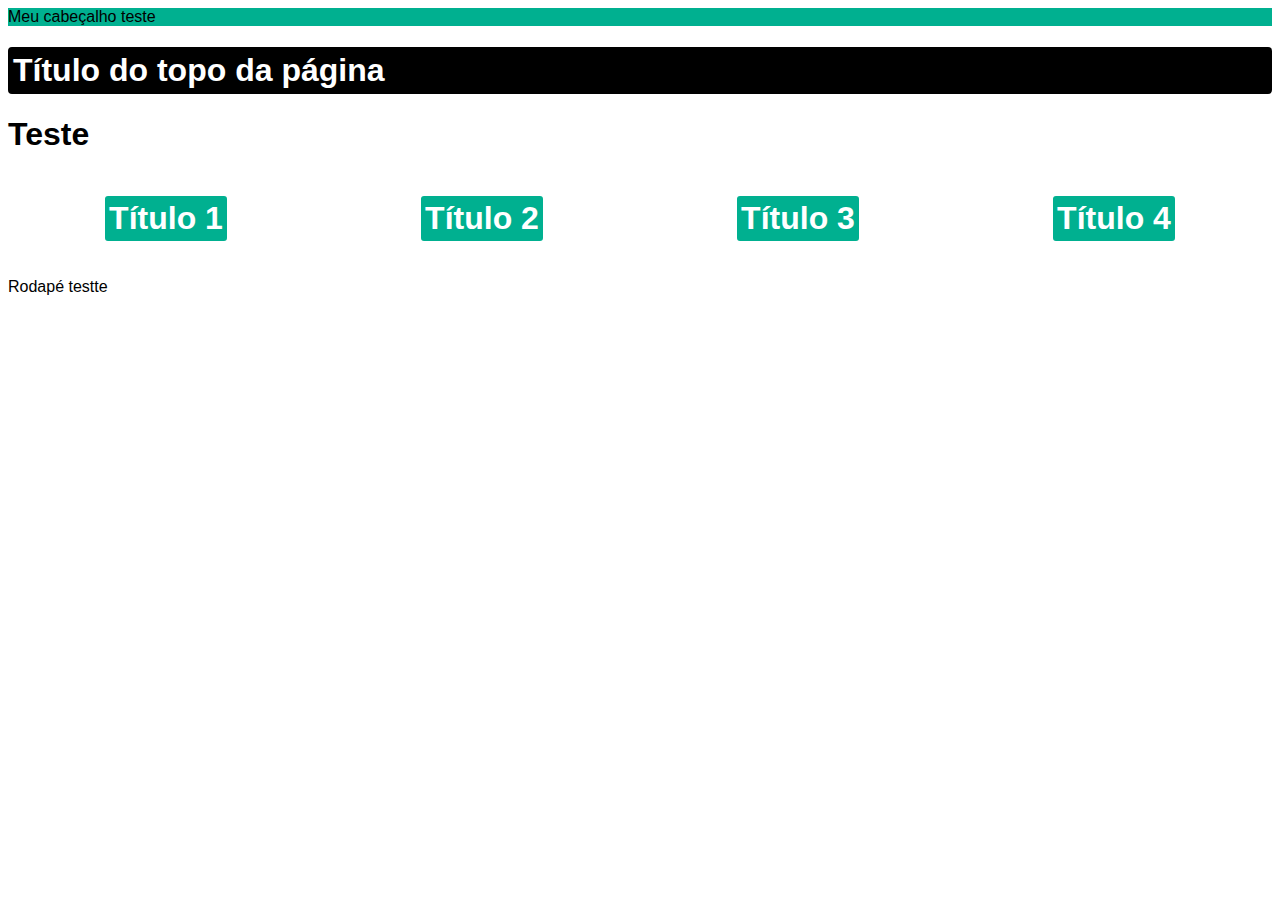
<file: exemplos/index.html>
<!DOCTYPE html>
<html lang="en">
<head>
    <meta charset="UTF-8">
    <meta name="viewport" content="width=device-width, initial-scale=1.0">
    <link rel="stylesheet" href="style.css">
    <title>Página testee</title>
</head>
<body>
    <header>
        <nav>Meu cabeçalho teste</nav>
    </header>

    <h1 class="titulo-principal">Título do topo da página</h1>

    <h1>Teste</h1>
    <article>
        <section>
            <h1>Título 1</h1>
        </section>
        <section>
            <h1>Título 2</h1>
        </section>
        <section>
            <h1>Título 3</h1>
        </section>
        <section>
            <h1>Título 4</h1>
        </section>
    </article>

    <footer>
        <p>Rodapé testte</p>
    </footer>
</body>
</html>
</file>
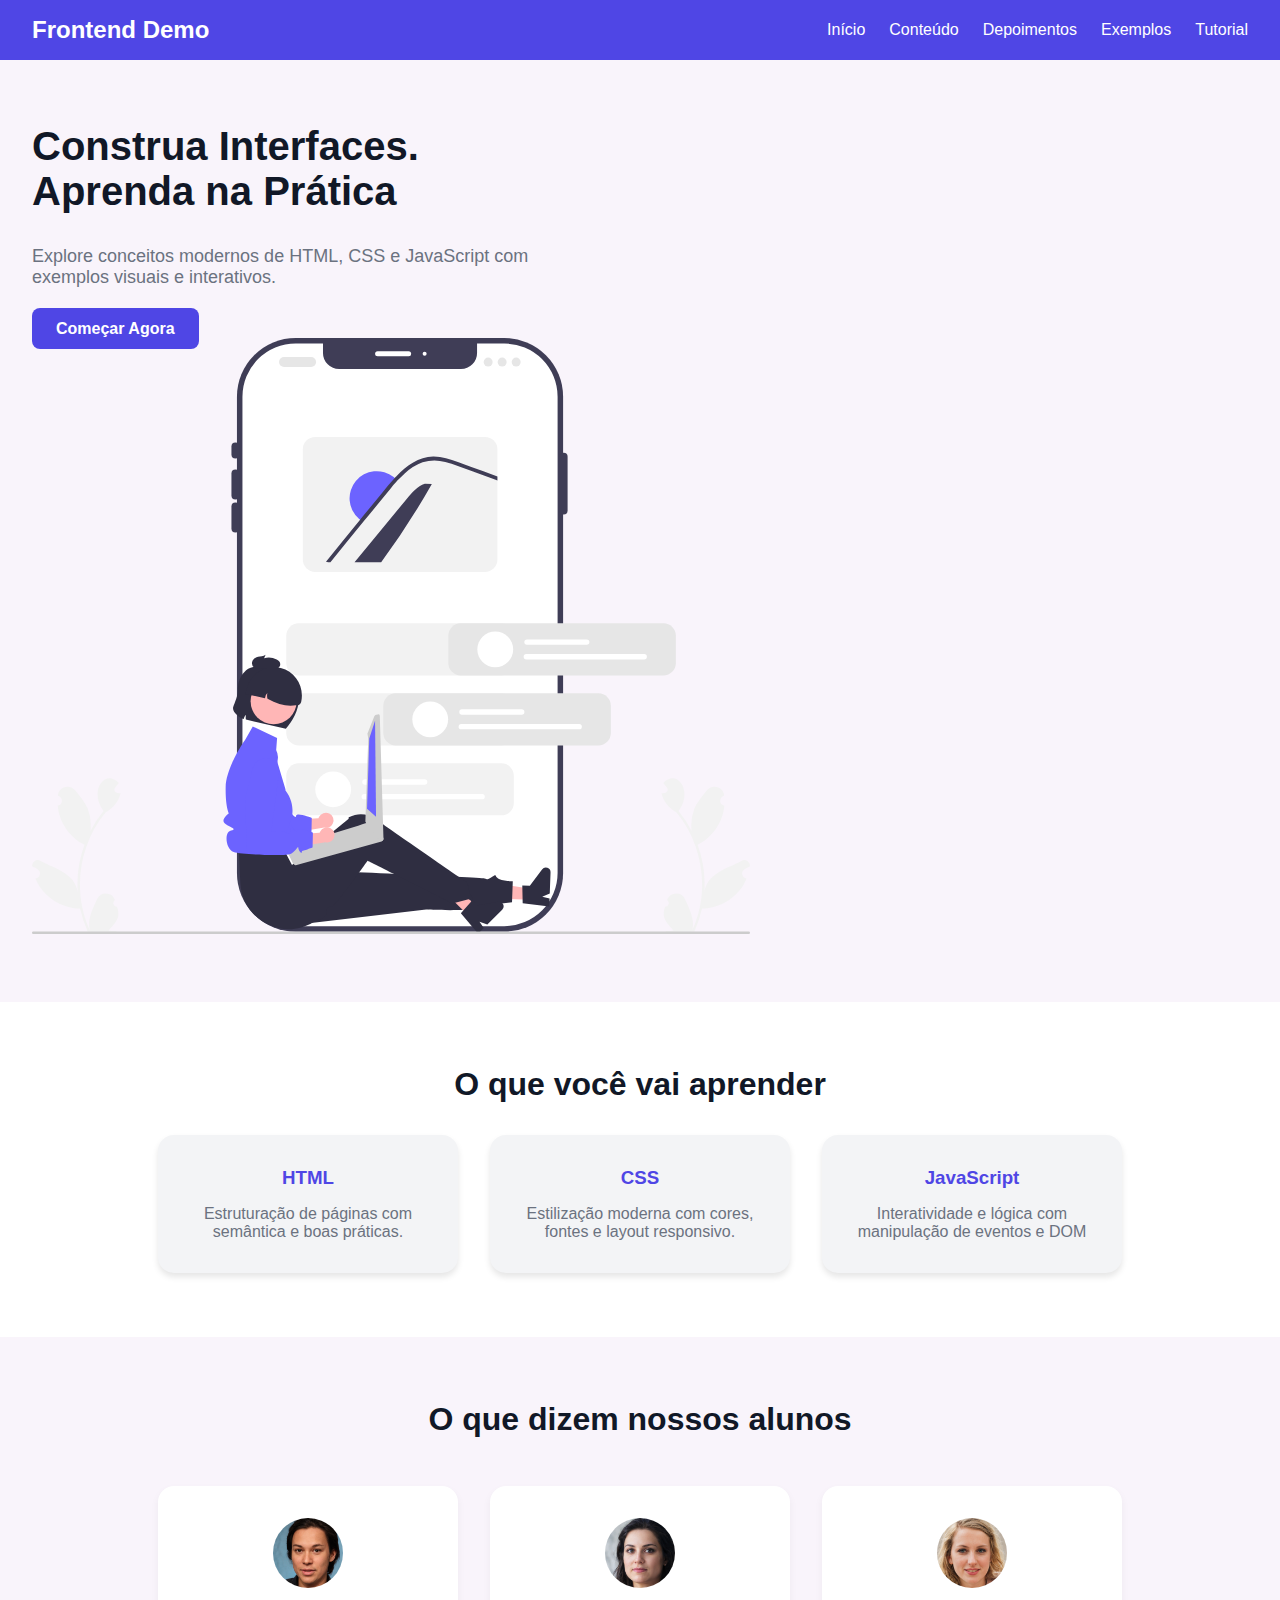
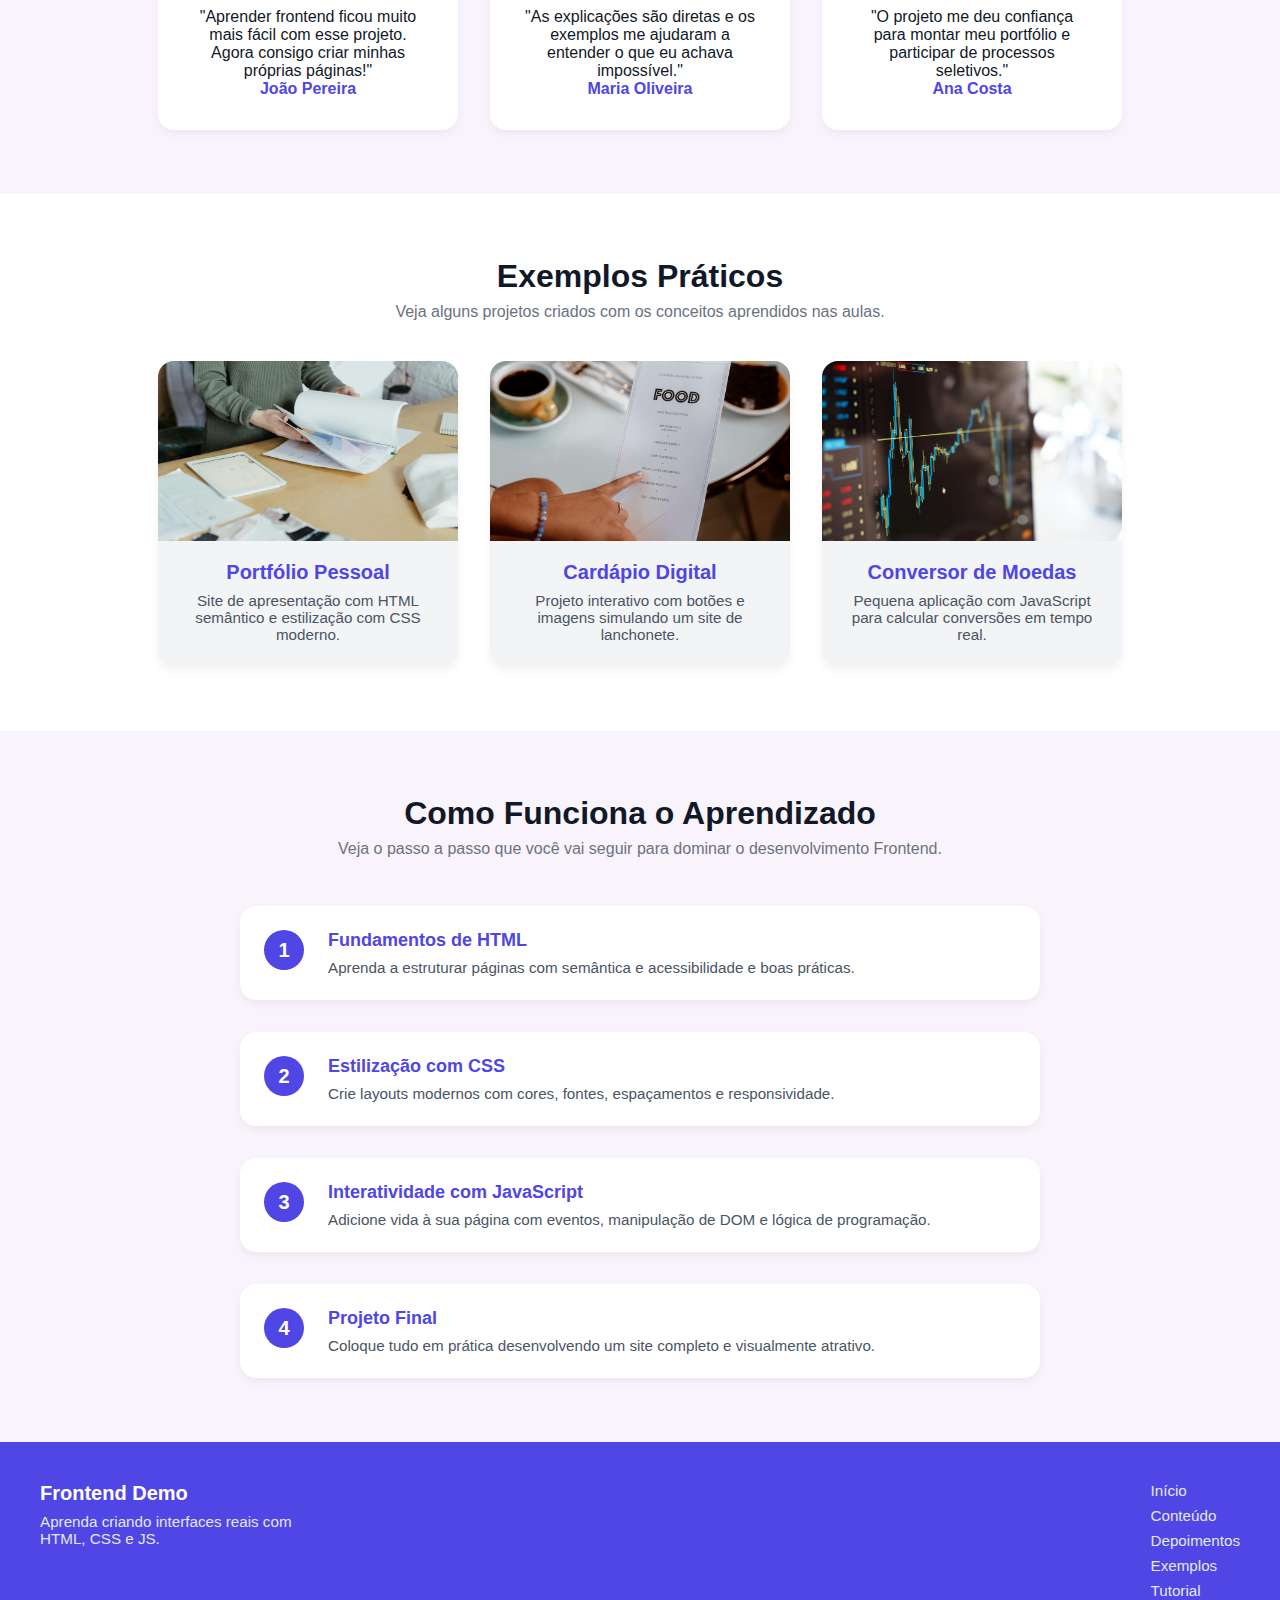
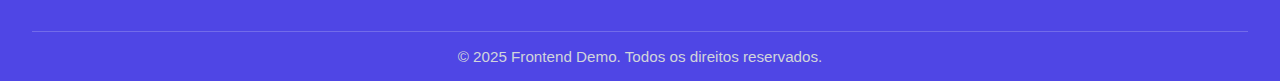
<file: landing-page/index.html>
<!DOCTYPE html>
<html lang="pt-BR">
<head>
    <meta charset="UTF-8">
    <meta name="viewport" content="width=device-width, initial-scale=1.0">
    <title>Site de Demonstração</title>
    <link rel="stylesheet" href="style.css">
</head>
<body>
    <header>
        <nav class="navbar">
            <div class="logo">Frontend Demo</div>
            <ul class="nav-links">
                <li><a href="#">Início</a></li>
                <li><a href="#">Conteúdo</a></li>
                <li><a href="#">Depoimentos</a></li>
                <li><a href="#">Exemplos</a></li>
                <li><a href="#">Tutorial</a></li>
            </ul>
        </nav>
    </header>

    <main>
        <section class="hero">
            <div class="hero-texto">
                <h1>Construa Interfaces. Aprenda na Prática</h1>
                <p>Explore conceitos modernos de HTML, CSS e JavaScript com exemplos visuais e interativos.</p>
                <a href="cadastro.html" class="btn-cta">Começar Agora</a>
            </div>
            <div class="hero-imagem">
                <img src="images/hero-illustration.svg" alt="Ilustração de programação">
            </div>
        </section>

        <section class="conteudo">
            <h2>O que você vai aprender</h2>
            <div class="cards">
                <div class="card">
                    <h3>HTML</h3>
                    <p>Estruturação de páginas com semântica e boas práticas.</p>
                </div>
                <div class="card">
                    <h3>CSS</h3>
                    <p>Estilização moderna com cores, fontes e layout responsivo.</p>
                </div>
                <div class="card">
                    <h3>JavaScript</h3>
                    <p>Interatividade e lógica com manipulação de eventos e DOM</p>
                </div>
            </div>
        </section>

        <section class="depoimentos">
            <h2>O que dizem nossos alunos</h2>
            <div class="depoimentos-grid">
                <div class="depoimento">
                    <img src="images/aluno1.jpg" alt="Foto do aluno João">
                    <p>"Aprender frontend ficou muito mais fácil com esse projeto. Agora consigo criar minhas próprias páginas!"</p>
                    <span>João Pereira</span>
                </div>
                <div class="depoimento">
                    <img src="images/aluno2.jpg" alt="Foto da aluna Maria">
                    <p>"As explicações são diretas e os exemplos me ajudaram a entender o que eu achava impossível."</p>
                    <span>Maria Oliveira</span>
                </div>
                <div class="depoimento">
                    <img src="images/aluno3.png" alt="Foto da aluna Ana">
                    <p>"O projeto me deu confiança para montar meu portfólio e participar de processos seletivos."</p>
                    <span>Ana Costa</span>
                </div>
            </div>
        </section>

        <section class="exemplos">
            <h2>Exemplos Práticos</h2>
            <p class="exemplos-description">Veja alguns projetos criados com os conceitos aprendidos nas aulas.</p>
            <div class="exemplos-grid">
            <div class="exemplo-card">
                <img src="images/exemplo1.jpg" alt="Exemplo de página HTML">
                <h3>Portfólio Pessoal</h3>
                <p>Site de apresentação com HTML semântico e estilização com CSS moderno.</p>
            </div>
            <div class="exemplo-card">
                <img src="images/exemplo2.jpg" alt="Exemplo de página HTML">
                <h3>Cardápio Digital</h3>
                <p>Projeto interativo com botões e imagens simulando um site de lanchonete.</p>
            </div>
            <div class="exemplo-card">
                <img src="images/exemplo3.jpg" alt="Exemplo de página HTML">
                <h3>Conversor de Moedas</h3>
                <p>Pequena aplicação com JavaScript para calcular conversões em tempo real.</p>
            </div>
            </div>
        </section>

    <section class="tutorial">
        <h2>Como Funciona o Aprendizado</h2>
        <p class="tutorial-description">Veja o passo a passo que você vai seguir para dominar o desenvolvimento Frontend.</p>
        <div class="passos">
            <div class="passo">
                <div class="numero">1</div>
                <div class="conteudo-passo">
                    <h3>Fundamentos de HTML</h3>
                    <p>Aprenda a estruturar páginas com semântica e acessibilidade e boas práticas.</p>
                </div>
            </div>
            <div class="passo">
                <div class="numero">2</div>
                <div class="conteudo-passo">
                    <h3>Estilização com CSS</h3>
                    <p>Crie layouts modernos com cores, fontes, espaçamentos e responsividade.</p>
                </div>
            </div>
            <div class="passo">
                <div class="numero">3</div>
                <div class="conteudo-passo">
                    <h3>Interatividade com JavaScript</h3>
                    <p>Adicione vida à sua página com eventos, manipulação de DOM e lógica de programação.</p>
                </div>
            </div>
            <div class="passo">
                <div class="numero">4</div>
                <div class="conteudo-passo">
                    <h3>Projeto Final</h3>
                    <p>Coloque tudo em prática desenvolvendo um site completo e visualmente atrativo.</p>
                </div>
            </div>
        </div>
    </section>
    </main>

    <footer class="footer">
        <div class="footer-container">
        <div class="footer-logo">
            <h3>Frontend Demo</h3>
            <p>Aprenda criando interfaces reais com HTML, CSS e JS.</p>
        </div>
        <ul class="footer-links">
            <li><a href="#">Início</a></li>
            <li><a href="#">Conteúdo</a></li>
            <li><a href="#">Depoimentos</a></li>
            <li><a href="#">Exemplos</a></li>
            <li><a href="#">Tutorial</a></li>
        </ul>
        </div>
        <div class="footer-bottom">
           <p>© 2025 Frontend Demo. Todos os direitos reservados.</p> 
        </div>
    </footer>
</body>
</html>
</file>
<file: exemplos/style.css>
html {
    font-family: 'Segoe UI', Tahoma, Verdana, sans-serif;
}

header {
    background-color: #00b090;
    margin: 0px;
}

.titulo-principal {
    border: 5px solid black;
    color: white;
    background-color: black;
    border-radius: 4px;
}

article {
    display: flex;
    justify-content: space-around;
}

section h1 {
    border: 4px solid #00b090;
    color: #fff;
    background-color: #00b090;
    border-radius: 3px;
}
</file>
<file: landing-page/style.css>
* {
    margin: 0;
    padding: 0;
    box-sizing: border-box;
}

body {
    font-family: 'Segoe UI', Tahoma, Geneva, Verdana, sans-serif;
    background-color: #f9f4fb;
    color: #111827
}

.navbar {
    background-color: #4f46e5;
    padding: 1rem 2rem;
    display: flex;
    justify-content: space-between;
    align-items: center;
}

.logo {
    color: #fff;
    font-weight: bold;
    font-size: 1.5rem;
}

.nav-links {
    list-style: none;
    display: flex;
    gap: 1.5rem;
}

.nav-links a {
    color: #fff;
    text-decoration: none;
    font-weight: 500;
    transition: color 0.4s;
}

.nav-links a:hover {
    color: #e0e7ff;
}

.hero {
    display: flex;
    flex-wrap: wrap;
    align-items: center;
    justify-content: space-between;
    padding: 4rem 2rem;
}

.hero-texto {
    max-width: 500px;
}

.hero-texto h1 {
    font-size: 2.5rem;
    color: #111827;
    margin-bottom: 2rem;
}

.hero-texto p {
    font-size: 1.125rem;
    color: #6b7280;
    margin-bottom: 2rem;
}

.btn-cta {
    background-color: #4f46e5;
    color: #fff;
    padding: 0.75rem 1.5rem;
    border-radius: 0.5rem;
    font-weight: 600;
    text-decoration: none;
    transition: background-color 0.3s;
}

.btn-cta:hover {
    background-color: #4338ca;
}

.conteudo {
    background-color: #fff;
    padding: 4rem 2rem;
    text-align: center;
}

.conteudo h2 {
    font-size: 2rem;
    color: #111827;
    margin-bottom: 2rem;
}

.cards {
    display: flex;
    justify-content: center;
    flex-wrap: wrap;
    gap: 2rem;
}

.card {
    background-color: #f3f4f6;
    padding: 2rem;
    border-radius: 1rem;
    max-width: 300px;
    box-shadow: 0 4px 6px rgba(0,0,0,0.1);
    transition: transform 0.3s;
}

.card h3 {
    color: #4f46e5;
    margin-bottom: 1rem;
}

.card p {
    color: #6b7280;
}

.card:hover {
    transform: translateY(-5px);
}

.depoimentos {
    background-color: #f9f4fb;
    padding: 4rem 2rem;
    text-align: center;
}

.depoimentos h2 {
    font-size: 2rem;
    color: #111827;
    margin-bottom: 3rem;
}
.depoimentos-grid {
    display: flex;
    flex-wrap: wrap;
    justify-content: center;
    gap: 2rem;
}

.depoimento {
    background-color: #fff;
    padding: 2rem;
    border-radius: 1rem;
    box-shadow: 0 4px 8px rgba(0,0,0,0.05);
    max-width: 300px;
    transition: transform 0.3s;
}

.depoimento:hover {
    transform: translateY(-5px);
}

.depoimento img {
    width: 70px;
    height: 70px;
    object-fit: cover;
    border-radius: 50%;
    margin-bottom: 1rem;
}

.depoimento span {
    font-weight: bold;
    color: #4f46e5;
}

.exemplos {
    padding: 4rem 2rem;
    background-color: #fff;
    text-align: center;
}

.exemplos h2 {
    font-size: 2rem;
    color: #111827;
    margin-bottom: 0.5rem;
}

.exemplos-description {
    color: #6b7280;
    margin-bottom: 2.5rem;
    font-size: 1rem;
}

.exemplos-grid {
    display: flex;
    flex-wrap: wrap;
    justify-content: center;
    gap: 2rem;
}

.exemplo-card img {
    width: 100%;
    height: 180px;
    object-fit: cover;
}

.exemplo-card {
    background-color: #F3F4F6;
    border-radius: 1rem;
    overflow: hidden;
    max-width: 300px;
    box-shadow: 0 4px 8px rgba(0, 0, 0, 0.05);
    transition: transform 0.3s;
}

.exemplo-card:hover {
    transform: translateY(-5px);
}

.exemplo-card h3 {
    font-size: 1.25rem;
    margin: 1rem 1rem 0.5rem;
    color: #4F46E5;
}

.exemplo-card p {
    color: #4B5563;
    margin: 0 1rem 1.5rem;
    font-size: 0.95rem
}

.tutorial {
    padding: 4rem 2rem;
    background-color: #f9f4fb;
    text-align: center;
}

.tutorial h2 {
    font-size: 2rem;
    color: #111827;
    margin-bottom: 0.5rem;
}

.tutorial-description {
    color: #6b7280;
    margin-bottom: 3rem;
    font-size: 1rem;
}

.passos {
    display: flex;
    flex-direction: column;
    gap: 2rem;
    max-width: 800px;
    margin: 0 auto;
}

.passo {
    display: flex;
    align-items: flex-start;
    gap: 1.5rem;
    background-color: #FFFFFF;
    border-radius: 1rem;
    padding: 1.5rem;
    box-shadow: 0 4px 8px rgba(0, 0, 0, 0.05);
    text-align: left;
}

.numero {
    background-color: #4F46E5;
    color: #FFFFFF;
    font-weight: bold;
    font-size: 1.25rem;
    width: 40px;
    height: 40px;
    border-radius: 50%;
    display: flex;
    align-items: center;
    justify-content: center;
    flex-shrink: 0;
}

.conteudo-passo p {
    color: #4B5563;
    font-size: 0.95rem
}

.conteudo-passo h3 {
    margin-bottom: 0.5rem;
    color: #4F46E5;
    font-size: 1.125rem;
}

.footer {
    background-color: #4F46E5;
    color: #FFFFFF;
    padding: 2.5rem 2rem 1rem;
    font-size: 0.95rem;
}

.footer-container {
    display: flex;
    flex-wrap: wrap;
    justify-content: space-between;
    gap: 2rem;
    max-width: 1200px;
    margin: 0 auto;
}

.footer-logo h3 {
    margin-bottom: 0.5rem;
    font-size: 1.25rem;
}

.footer-logo p {
    color: #E5E7EB;
    max-width: 300px;
}

.footer-links {
    list-style: none;
    display: flex;
    flex-direction: column;
    gap: 0.5rem;
}

.footer-bottom {
    text-align: center;
    margin-top: 2rem;
    border-top: 1px solid rgba(255, 255, 255, 0.2);
    padding-top: 1rem;
    color: #D1D5DB;
}

.footer-links a {
    color: #E5E7EB;
    text-decoration: none;
    transition: color 0.3s;
}

.footer-links a:hover {
    color: #D1D5DB;
}
</file>
